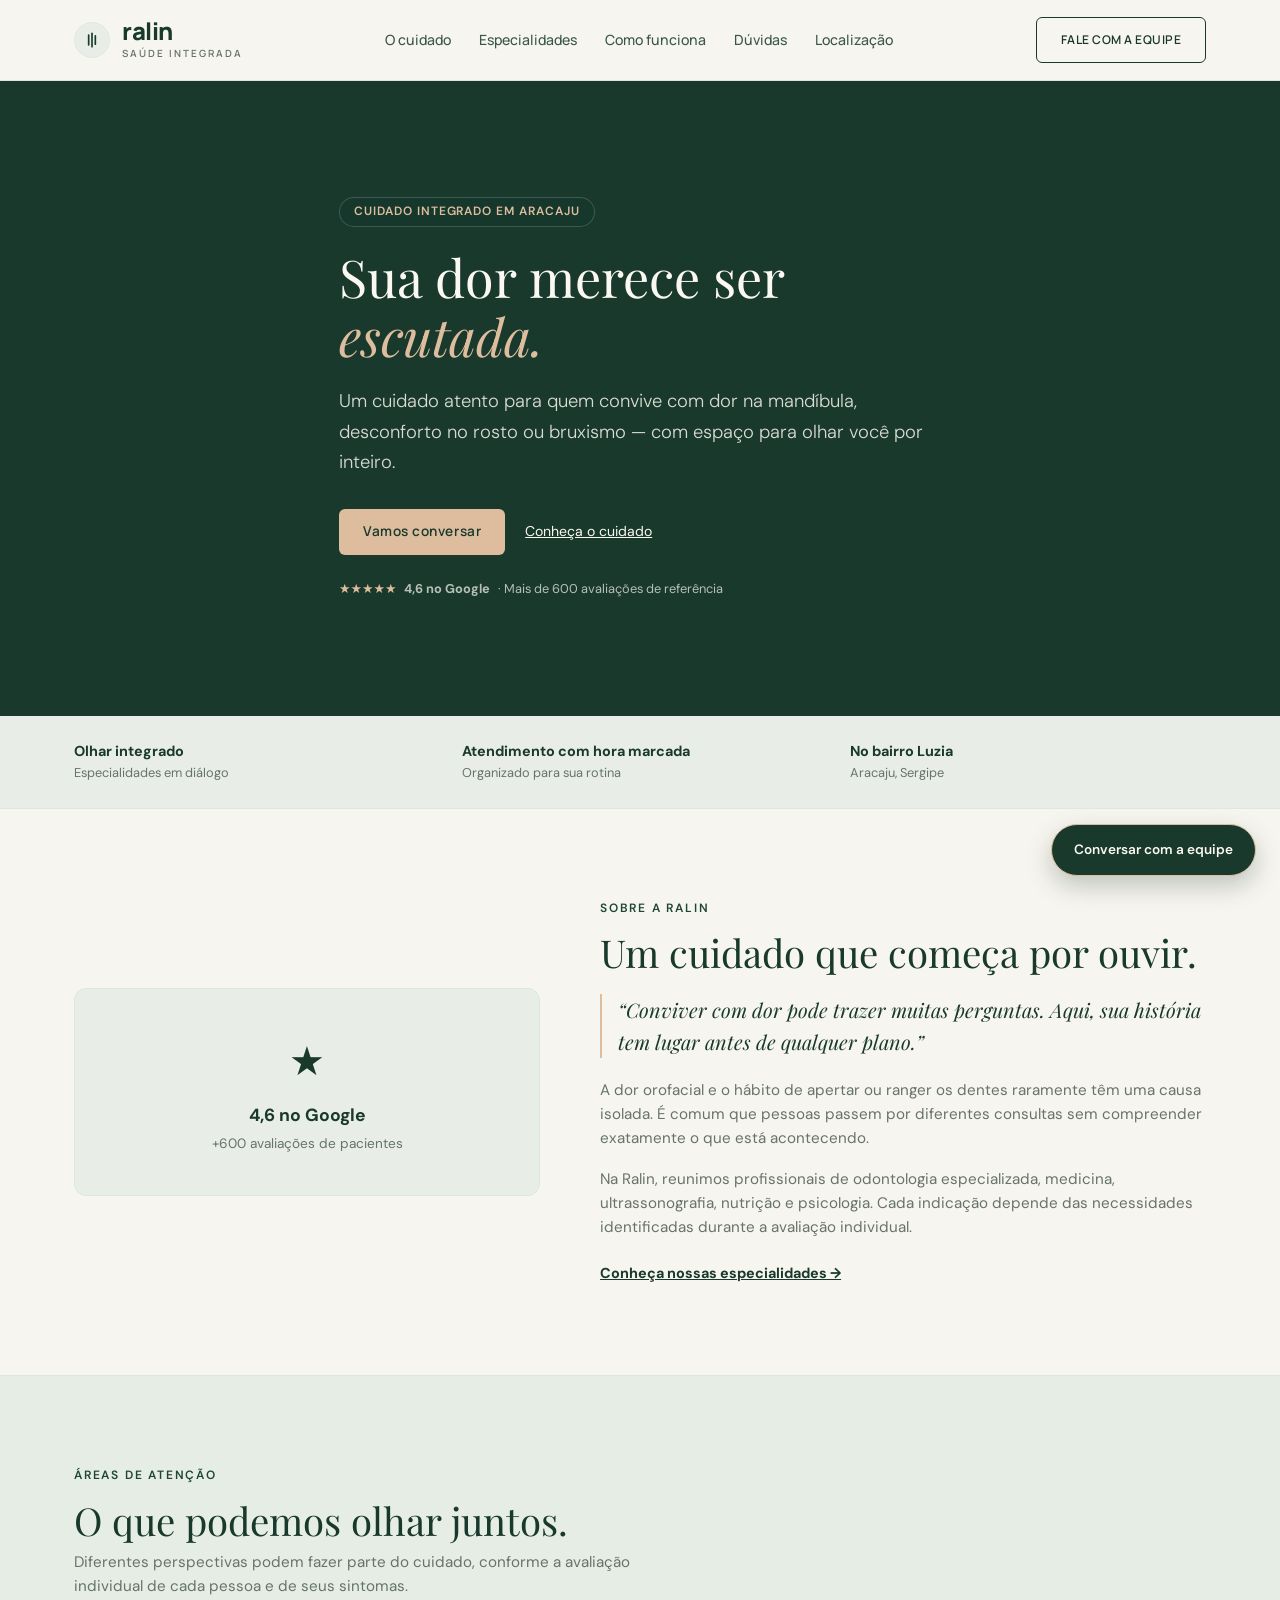
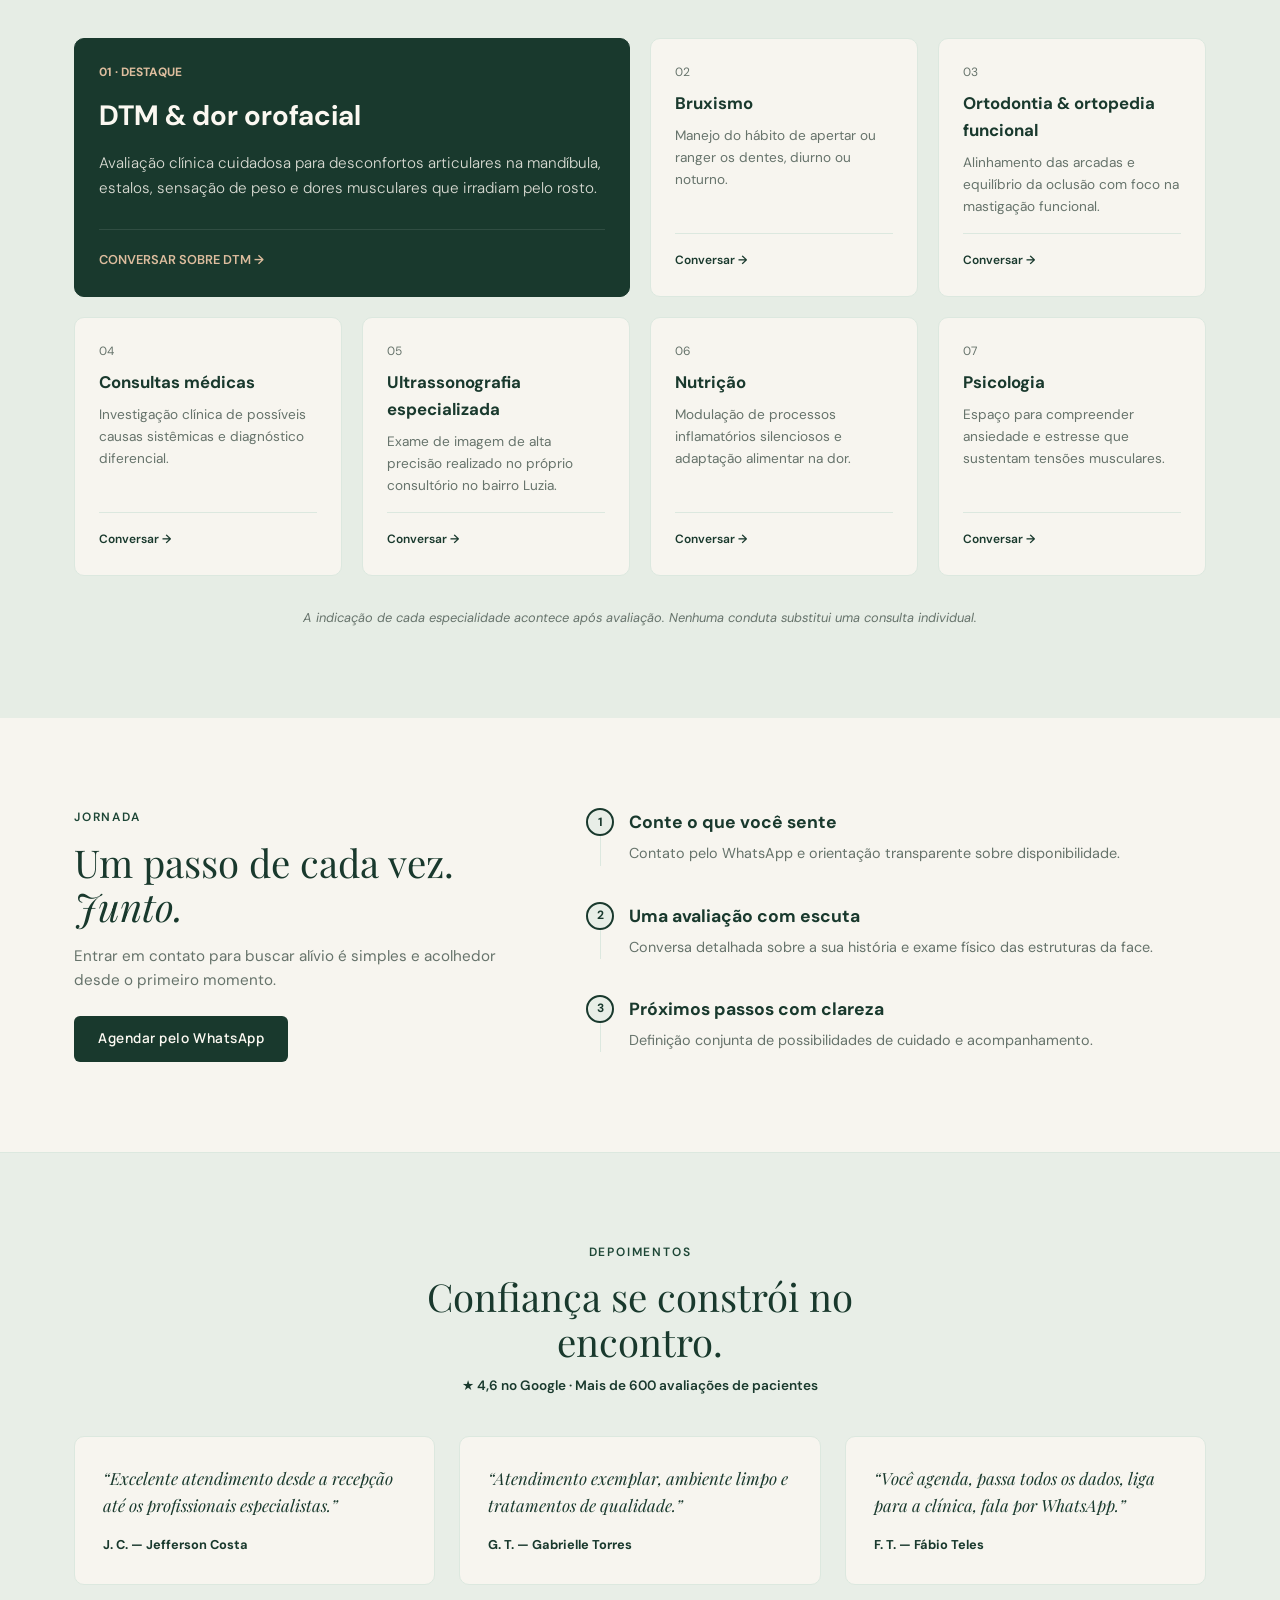
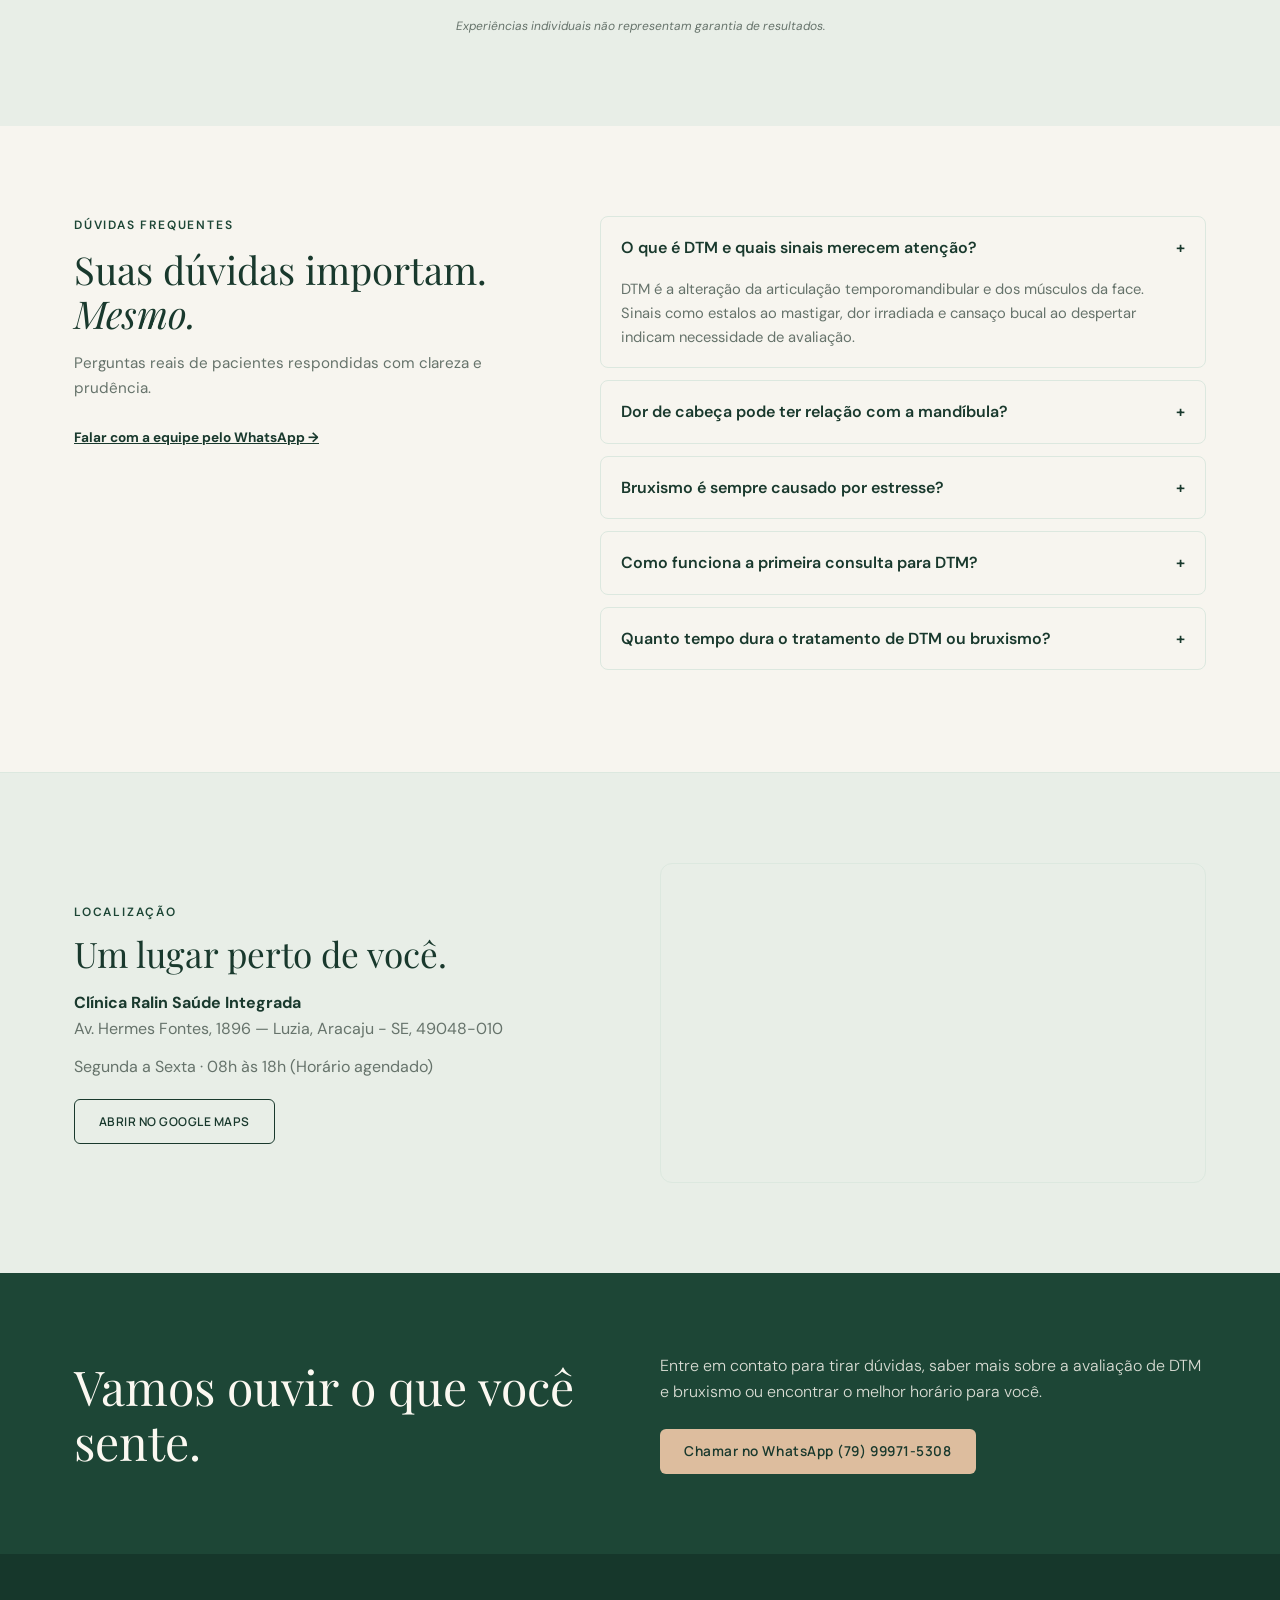
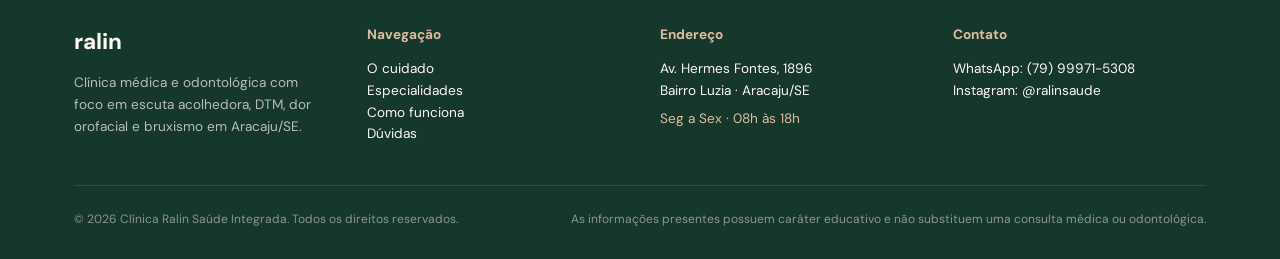
<file: clinica-ralin-standalone.html>
<!DOCTYPE html>
<html lang="pt-BR">
<head>
  <meta charset="UTF-8">
  <meta name="viewport" content="width=device-width, initial-scale=1.0">
  <title>Clínica Ralin Saúde Integrada | DTM, Dor Orofacial e Bruxismo em Aracaju</title>
  <meta name="description" content="Um cuidado atento para quem convive com dor na mandíbula, desconforto no rosto ou bruxismo em Aracaju/SE. Atendimento com hora marcada no bairro Luzia.">
  <meta property="og:title" content="Clínica Ralin Saúde Integrada | Aracaju, SE">
  <meta property="og:description" content="Sua dor merece ser escutada. Cuidado transdisciplinar em DTM, bruxismo e dor orofacial.">
  <meta property="og:type" content="website">
  <link rel="preconnect" href="https://fonts.googleapis.com">
  <link rel="preconnect" href="https://fonts.gstatic.com" crossorigin>
  <link href="https://fonts.googleapis.com/css2?family=DM+Sans:ital,opsz,wght@0,9..40,300..800;1,9..40,300..800&family=Manrope:wght@400;500;600;700;800&family=Playfair+Display:ital,wght@0,400..900;1,400..900&display=swap" rel="stylesheet">
  
  <style>
    :root {
      --paper: #F7F5EF;
      --primary: #19392D;
      --forest: #1D4636;
      --deep: #16372B;
      --soft-green: #DCE8DF;
      --light-green: #E8EEE7;
      --light-green-alt: #E6EDE5;
      --terracotta: #DDBD9E;
      --terracotta-dark: #D5B18E;
      --text-muted: #66736B;
      --text-light: #FBF8F1;
      --max-width: 1180px;
    }

    * { box-sizing: border-box; margin: 0; padding: 0; }
    html {
      scroll-behavior: smooth;
      background-color: var(--paper);
      color: var(--primary);
      font-family: 'DM Sans', system-ui, sans-serif;
      line-height: 1.6;
    }

    h1, h2, .font-editorial {
      font-family: 'Playfair Display', Georgia, serif;
      font-weight: 400;
      line-height: 1.15;
    }

    .font-heading, .brand, nav, .btn, .tag {
      font-family: 'Manrope', system-ui, sans-serif;
    }

    a { text-decoration: none; color: inherit; }

    .container {
      max-width: var(--max-width);
      margin: 0 auto;
      padding: 0 24px;
    }

    /* Header */
    header {
      position: sticky;
      top: 0;
      z-index: 50;
      background: rgba(247, 245, 239, 0.95);
      backdrop-filter: blur(8px);
      border-bottom: 1px solid rgba(25, 57, 45, 0.1);
    }
    .nav-inner {
      height: 80px;
      display: flex;
      align-items: center;
      justify-content: space-between;
    }
    .brand {
      display: flex;
      align-items: center;
      gap: 12px;
    }
    .brand-mark {
      width: 36px;
      height: 36px;
      border-radius: 50%;
      border: 1px solid var(--soft-green);
      background: var(--light-green);
      display: flex;
      align-items: center;
      justify-content: center;
    }
    .brand-title {
      font-size: 1.5rem;
      font-weight: 800;
      color: var(--primary);
      line-height: 1;
      letter-spacing: -0.02em;
    }
    .brand-subtitle {
      font-size: 0.62rem;
      text-transform: uppercase;
      letter-spacing: 0.2em;
      color: var(--text-muted);
      font-weight: 600;
      margin-top: 3px;
    }
    .nav-links {
      display: flex;
      gap: 28px;
      font-size: 0.88rem;
      font-weight: 500;
      color: rgba(25, 57, 45, 0.85);
    }
    .nav-links a:hover { color: var(--primary); }

    .btn {
      display: inline-flex;
      align-items: center;
      justify-content: center;
      padding: 12px 24px;
      border-radius: 6px;
      font-size: 0.85rem;
      font-weight: 600;
      letter-spacing: 0.04em;
      cursor: pointer;
      transition: all 0.2s;
    }
    .btn-terracotta {
      background: var(--terracotta);
      color: var(--primary);
    }
    .btn-terracotta:hover {
      background: var(--terracotta-dark);
    }
    .btn-outline {
      border: 1px solid var(--primary);
      color: var(--primary);
      text-transform: uppercase;
      font-size: 0.75rem;
    }
    .btn-outline:hover {
      background: var(--primary);
      color: var(--text-light);
    }
    .btn-forest {
      background: var(--primary);
      color: var(--text-light);
    }

    /* Hero */
    .hero {
      position: relative;
      min-height: 635px;
      background: var(--primary);
      color: var(--text-light);
      display: flex;
      align-items: center;
      padding: 60px 0;
      overflow: hidden;
    }
    .hero-content {
      position: relative;
      z-index: 10;
      max-width: 650px;
    }
    .hero-badge {
      display: inline-block;
      padding: 4px 14px;
      border-radius: 50px;
      background: rgba(22, 55, 43, 0.8);
      border: 1px solid rgba(220, 232, 223, 0.2);
      color: var(--terracotta);
      font-size: 0.75rem;
      text-transform: uppercase;
      letter-spacing: 0.08em;
      margin-bottom: 20px;
      font-weight: 600;
    }
    .hero h1 {
      font-size: 3.25rem;
      color: var(--text-light);
      margin-bottom: 20px;
    }
    .hero h1 .italic {
      color: var(--terracotta);
      font-style: italic;
    }
    .hero p {
      font-size: 1.15rem;
      font-weight: 300;
      color: rgba(251, 248, 241, 0.85);
      margin-bottom: 32px;
      line-height: 1.65;
    }
    .hero-social-proof {
      margin-top: 24px;
      font-size: 0.8rem;
      color: rgba(251, 248, 241, 0.7);
      display: flex;
      align-items: center;
      gap: 8px;
    }

    /* Faixa de Confiança */
    .trust-strip {
      background: var(--light-green);
      border-bottom: 1px solid var(--soft-green);
      padding: 24px 0;
    }
    .trust-grid {
      display: grid;
      grid-template-columns: repeat(3, 1fr);
      gap: 32px;
    }
    .trust-item h4 {
      font-size: 0.9rem;
      font-weight: 700;
      color: var(--primary);
    }
    .trust-item p {
      font-size: 0.8rem;
      color: var(--text-muted);
    }

    /* Seções Comuns */
    section { padding: 90px 0; }
    .kicker {
      text-transform: uppercase;
      font-size: 0.75rem;
      letter-spacing: 0.15em;
      color: var(--forest);
      font-weight: 600;
      margin-bottom: 12px;
      display: block;
    }

    /* Sobre */
    .sobre-grid {
      display: grid;
      grid-template-columns: 1fr 1.3fr;
      gap: 60px;
      align-items: center;
    }
    .sobre-card-note {
      font-family: 'Playfair Display', Georgia, serif;
      font-style: italic;
      font-size: 1.25rem;
      border-left: 2px solid var(--terracotta);
      padding-left: 16px;
      margin: 20px 0;
    }

    /* Especialidades */
    .esp-grid {
      display: grid;
      grid-template-columns: repeat(4, 1fr);
      gap: 20px;
      margin-top: 40px;
    }
    .esp-card {
      background: var(--paper);
      border: 1px solid var(--soft-green);
      border-radius: 10px;
      padding: 24px;
      display: flex;
      flex-direction: column;
      justify-content: space-between;
    }
    .esp-card.highlight {
      grid-column: span 2;
      background: var(--primary);
      color: var(--text-light);
      border-color: var(--primary);
    }
    .esp-card.highlight h3 {
      font-size: 1.75rem;
      color: var(--text-light);
      margin: 12px 0;
    }

    /* Como Funciona */
    .passos-grid {
      display: grid;
      grid-template-columns: 1fr 1.3fr;
      gap: 60px;
    }
    .timeline-item {
      border-left: 1px solid var(--soft-green);
      padding-left: 28px;
      position: relative;
      margin-bottom: 36px;
    }
    .timeline-dot {
      position: absolute;
      left: -15px;
      top: 0;
      width: 28px;
      height: 28px;
      border-radius: 50%;
      background: var(--light-green);
      border: 2px solid var(--primary);
      display: flex;
      align-items: center;
      justify-content: center;
      font-size: 0.75rem;
      font-weight: 700;
    }

    /* Avaliações */
    .depoimentos-grid {
      display: grid;
      grid-template-columns: repeat(3, 1fr);
      gap: 24px;
      margin-top: 40px;
    }
    .dep-card {
      background: var(--paper);
      border: 1px solid var(--soft-green);
      border-radius: 10px;
      padding: 28px;
      display: flex;
      flex-direction: column;
      justify-content: space-between;
    }

    /* FAQ */
    .faq-grid {
      display: grid;
      grid-template-columns: 1fr 1.3fr;
      gap: 60px;
    }
    .faq-item {
      border: 1px solid var(--soft-green);
      border-radius: 8px;
      margin-bottom: 12px;
      background: var(--paper);
      overflow: hidden;
    }
    .faq-q {
      padding: 18px 20px;
      font-weight: 600;
      cursor: pointer;
      display: flex;
      justify-content: space-between;
      align-items: center;
    }
    .faq-a {
      padding: 0 20px 18px;
      color: var(--text-muted);
      font-size: 0.92rem;
      display: none;
    }
    .faq-item.open .faq-a { display: block; }

    /* Final CTA */
    .cta-panel {
      background: var(--forest);
      color: var(--text-light);
      padding: 80px 0;
    }

    /* Footer */
    footer {
      background: var(--deep);
      color: var(--text-light);
      padding: 70px 0 30px;
    }
    .footer-grid {
      display: grid;
      grid-template-columns: repeat(4, 1fr);
      gap: 40px;
      padding-bottom: 40px;
      border-bottom: 1px solid rgba(255, 255, 255, 0.1);
    }

    /* Botão Flutuante */
    .whatsapp-btn {
      position: fixed;
      bottom: 24px;
      right: 24px;
      z-index: 99;
      background: var(--primary);
      color: var(--text-light);
      border: 1px solid var(--terracotta);
      border-radius: 50px;
      padding: 14px 22px;
      font-weight: 600;
      font-size: 0.85rem;
      display: flex;
      align-items: center;
      gap: 10px;
      box-shadow: 0 10px 25px rgba(25, 57, 45, 0.25);
    }

    @media (max-width: 900px) {
      .hero h1 { font-size: 2.4rem; }
      .sobre-grid, .passos-grid, .faq-grid, .trust-grid, .depoimentos-grid, .footer-grid { grid-template-columns: 1fr; }
      .esp-grid { grid-template-columns: 1fr; }
      .esp-card.highlight { grid-column: span 1; }
      .nav-links { display: none; }
      .whatsapp-btn span { display: none; }
      .whatsapp-btn { padding: 14px; border-radius: 50%; }
    }
  </style>
</head>
<body>
  <!-- Header -->
  <header>
    <div class="container nav-inner">
      <a href="#" class="brand">
        <div class="brand-mark">
          <svg viewBox="0 0 24 24" width="20" height="20" stroke="#19392D" fill="none">
            <line x1="8" y1="6" x2="8" y2="18" stroke-width="2" stroke-linecap="round"/>
            <line x1="12" y1="4" x2="12" y2="20" stroke-width="2" stroke-linecap="round"/>
            <line x1="16" y1="7" x2="16" y2="17" stroke-width="2" stroke-linecap="round"/>
          </svg>
        </div>
        <div>
          <div class="brand-title">ralin</div>
          <div class="brand-subtitle">saúde integrada</div>
        </div>
      </a>

      <nav class="nav-links">
        <a href="#cuidado">O cuidado</a>
        <a href="#especialidades">Especialidades</a>
        <a href="#como-funciona">Como funciona</a>
        <a href="#duvidas">Dúvidas</a>
        <a href="#localizacao">Localização</a>
      </nav>

      <a href="https://wa.me/5579999715308?text=Ol%C3%A1!%20Vim%20pelo%20site%20da%20Cl%C3%ADnica%20Ralin%20e%20gostaria%20de%20agendar%20uma%20consulta." class="btn btn-outline" target="_blank">
        Fale com a equipe
      </a>
    </div>
  </header>

  <!-- Hero -->
  <section class="hero">
    <div class="container hero-content">
      <div class="hero-badge">Cuidado integrado em Aracaju</div>
      <h1>Sua dor merece ser <span class="italic">escutada.</span></h1>
      <p>Um cuidado atento para quem convive com dor na mandíbula, desconforto no rosto ou bruxismo — com espaço para olhar você por inteiro.</p>
      
      <div>
        <a href="https://wa.me/5579999715308?text=Ol%C3%A1!%20Vim%20pelo%20site%20da%20Cl%C3%ADnica%20Ralin%20e%20gostaria%20de%20agendar%20uma%20consulta." class="btn btn-terracotta" target="_blank">
          Vamos conversar
        </a>
        <a href="#cuidado" style="margin-left: 16px; color: var(--text-light); text-decoration: underline; font-size: 0.88rem;">
          Conheça o cuidado
        </a>
      </div>

      <div class="hero-social-proof">
        <span style="color: var(--terracotta);">★★★★★</span>
        <strong>4,6 no Google</strong> · Mais de 600 avaliações de referência
      </div>
    </div>
  </section>

  <!-- Faixa de Confiança -->
  <div class="trust-strip">
    <div class="container trust-grid">
      <div class="trust-item">
        <h4>Olhar integrado</h4>
        <p>Especialidades em diálogo</p>
      </div>
      <div class="trust-item">
        <h4>Atendimento com hora marcada</h4>
        <p>Organizado para sua rotina</p>
      </div>
      <div class="trust-item">
        <h4>No bairro Luzia</h4>
        <p>Aracaju, Sergipe</p>
      </div>
    </div>
  </div>

  <!-- Sobre a Clínica -->
  <section id="cuidado">
    <div class="container sobre-grid">
      <div style="border: 1px solid var(--soft-green); background: var(--light-green); border-radius: 12px; padding: 40px; text-align: center;">
        <div style="font-size: 2.5rem; color: var(--primary); margin-bottom: 8px;">★</div>
        <div style="font-weight: 700; font-size: 1.1rem;">4,6 no Google</div>
        <p style="font-size: 0.85rem; color: var(--text-muted); margin-top: 4px;">+600 avaliações de pacientes</p>
      </div>

      <div>
        <span class="kicker">Sobre a Ralin</span>
        <h2 style="font-size: 2.4rem; margin-bottom: 16px;">Um cuidado que começa por ouvir.</h2>
        <div class="sobre-card-note">
          “Conviver com dor pode trazer muitas perguntas. Aqui, sua história tem lugar antes de qualquer plano.”
        </div>
        <p style="color: var(--text-muted); font-size: 0.95rem; margin-bottom: 16px;">
          A dor orofacial e o hábito de apertar ou ranger os dentes raramente têm uma causa isolada. É comum que pessoas passem por diferentes consultas sem compreender exatamente o que está acontecendo.
        </p>
        <p style="color: var(--text-muted); font-size: 0.95rem;">
          Na Ralin, reunimos profissionais de odontologia especializada, medicina, ultrassonografia, nutrição e psicologia. Cada indicação depende das necessidades identificadas durante a avaliação individual.
        </p>
        <div style="margin-top: 20px;">
          <a href="#especialidades" style="font-weight: 700; text-decoration: underline; font-size: 0.9rem;">
            Conheça nossas especialidades →
          </a>
        </div>
      </div>
    </div>
  </section>

  <!-- Especialidades -->
  <section id="especialidades" style="background: var(--light-green-alt); border-top: 1px solid var(--soft-green);">
    <div class="container">
      <span class="kicker">Áreas de Atenção</span>
      <h2 style="font-size: 2.4rem;">O que podemos olhar juntos.</h2>
      <p style="color: var(--text-muted); font-size: 0.95rem; max-width: 600px; margin-top: 8px;">
        Diferentes perspectivas podem fazer parte do cuidado, conforme a avaliação individual de cada pessoa e de seus sintomas.
      </p>

      <div class="esp-grid">
        <div class="esp-card highlight">
          <div>
            <div style="color: var(--terracotta); font-size: 0.75rem; text-transform: uppercase; font-weight: 700;">01 · Destaque</div>
            <h3>DTM & dor orofacial</h3>
            <p style="color: rgba(251, 248, 241, 0.85); font-size: 0.95rem; font-weight: 300;">
              Avaliação clínica cuidadosa para desconfortos articulares na mandíbula, estalos, sensação de peso e dores musculares que irradiam pelo rosto.
            </p>
          </div>
          <div style="margin-top: 24px; border-top: 1px solid rgba(255,255,255,0.1); padding-top: 16px;">
            <a href="https://wa.me/5579999715308" style="color: var(--terracotta); font-weight: 600; font-size: 0.8rem; text-transform: uppercase;">
              Conversar sobre DTM →
            </a>
          </div>
        </div>

        <div class="esp-card">
          <div>
            <div style="color: var(--text-muted); font-size: 0.75rem;">02</div>
            <h4 style="margin: 8px 0; font-size: 1.05rem;">Bruxismo</h4>
            <p style="color: var(--text-muted); font-size: 0.85rem;">Manejo do hábito de apertar ou ranger os dentes, diurno ou noturno.</p>
          </div>
          <div style="margin-top: 16px; border-top: 1px solid var(--soft-green); padding-top: 12px;">
            <a href="https://wa.me/5579999715308" style="font-weight: 600; font-size: 0.75rem;">Conversar →</a>
          </div>
        </div>

        <div class="esp-card">
          <div>
            <div style="color: var(--text-muted); font-size: 0.75rem;">03</div>
            <h4 style="margin: 8px 0; font-size: 1.05rem;">Ortodontia & ortopedia funcional</h4>
            <p style="color: var(--text-muted); font-size: 0.85rem;">Alinhamento das arcadas e equilíbrio da oclusão com foco na mastigação funcional.</p>
          </div>
          <div style="margin-top: 16px; border-top: 1px solid var(--soft-green); padding-top: 12px;">
            <a href="https://wa.me/5579999715308" style="font-weight: 600; font-size: 0.75rem;">Conversar →</a>
          </div>
        </div>

        <div class="esp-card">
          <div>
            <div style="color: var(--text-muted); font-size: 0.75rem;">04</div>
            <h4 style="margin: 8px 0; font-size: 1.05rem;">Consultas médicas</h4>
            <p style="color: var(--text-muted); font-size: 0.85rem;">Investigação clínica de possíveis causas sistêmicas e diagnóstico diferencial.</p>
          </div>
          <div style="margin-top: 16px; border-top: 1px solid var(--soft-green); padding-top: 12px;">
            <a href="https://wa.me/5579999715308" style="font-weight: 600; font-size: 0.75rem;">Conversar →</a>
          </div>
        </div>

        <div class="esp-card">
          <div>
            <div style="color: var(--text-muted); font-size: 0.75rem;">05</div>
            <h4 style="margin: 8px 0; font-size: 1.05rem;">Ultrassonografia especializada</h4>
            <p style="color: var(--text-muted); font-size: 0.85rem;">Exame de imagem de alta precisão realizado no próprio consultório no bairro Luzia.</p>
          </div>
          <div style="margin-top: 16px; border-top: 1px solid var(--soft-green); padding-top: 12px;">
            <a href="https://wa.me/5579999715308" style="font-weight: 600; font-size: 0.75rem;">Conversar →</a>
          </div>
        </div>

        <div class="esp-card">
          <div>
            <div style="color: var(--text-muted); font-size: 0.75rem;">06</div>
            <h4 style="margin: 8px 0; font-size: 1.05rem;">Nutrição</h4>
            <p style="color: var(--text-muted); font-size: 0.85rem;">Modulação de processos inflamatórios silenciosos e adaptação alimentar na dor.</p>
          </div>
          <div style="margin-top: 16px; border-top: 1px solid var(--soft-green); padding-top: 12px;">
            <a href="https://wa.me/5579999715308" style="font-weight: 600; font-size: 0.75rem;">Conversar →</a>
          </div>
        </div>

        <div class="esp-card">
          <div>
            <div style="color: var(--text-muted); font-size: 0.75rem;">07</div>
            <h4 style="margin: 8px 0; font-size: 1.05rem;">Psicologia</h4>
            <p style="color: var(--text-muted); font-size: 0.85rem;">Espaço para compreender ansiedade e estresse que sustentam tensões musculares.</p>
          </div>
          <div style="margin-top: 16px; border-top: 1px solid var(--soft-green); padding-top: 12px;">
            <a href="https://wa.me/5579999715308" style="font-weight: 600; font-size: 0.75rem;">Conversar →</a>
          </div>
        </div>
      </div>

      <p style="text-align: center; margin-top: 32px; font-size: 0.8rem; color: var(--text-muted); font-style: italic;">
        A indicação de cada especialidade acontece após avaliação. Nenhuma conduta substitui uma consulta individual.
      </p>
    </div>
  </section>

  <!-- Como Funciona -->
  <section id="como-funciona">
    <div class="container passos-grid">
      <div>
        <span class="kicker">Jornada</span>
        <h2 style="font-size: 2.4rem; margin-bottom: 16px;">Um passo de cada vez. <span style="font-style: italic;">Junto.</span></h2>
        <p style="color: var(--text-muted); font-size: 0.95rem; margin-bottom: 24px;">
          Entrar em contato para buscar alívio é simples e acolhedor desde o primeiro momento.
        </p>
        <a href="https://wa.me/5579999715308" class="btn btn-forest" target="_blank">
          Agendar pelo WhatsApp
        </a>
      </div>

      <div>
        <div class="timeline-item">
          <div class="timeline-dot">1</div>
          <h4 style="font-size: 1.1rem; margin-bottom: 6px;">Conte o que você sente</h4>
          <p style="color: var(--text-muted); font-size: 0.9rem;">Contato pelo WhatsApp e orientação transparente sobre disponibilidade.</p>
        </div>
        <div class="timeline-item">
          <div class="timeline-dot">2</div>
          <h4 style="font-size: 1.1rem; margin-bottom: 6px;">Uma avaliação com escuta</h4>
          <p style="color: var(--text-muted); font-size: 0.9rem;">Conversa detalhada sobre a sua história e exame físico das estruturas da face.</p>
        </div>
        <div class="timeline-item" style="margin-bottom: 0;">
          <div class="timeline-dot">3</div>
          <h4 style="font-size: 1.1rem; margin-bottom: 6px;">Próximos passos com clareza</h4>
          <p style="color: var(--text-muted); font-size: 0.9rem;">Definição conjunta de possibilidades de cuidado e acompanhamento.</p>
        </div>
      </div>
    </div>
  </section>

  <!-- Avaliações -->
  <section style="background: var(--light-green); border-top: 1px solid var(--soft-green);">
    <div class="container">
      <div style="text-align: center; max-width: 600px; margin: 0 auto;">
        <span class="kicker">Depoimentos</span>
        <h2 style="font-size: 2.4rem;">Confiança se constrói no encontro.</h2>
        <div style="margin-top: 12px; font-size: 0.85rem; font-weight: 600;">
          ★ 4,6 no Google · Mais de 600 avaliações de pacientes
        </div>
      </div>

      <div class="depoimentos-grid">
        <div class="dep-card">
          <p style="font-family: 'Playfair Display', Georgia, serif; font-style: italic; font-size: 1.05rem; margin-bottom: 16px;">
            “Excelente atendimento desde a recepção até os profissionais especialistas.”
          </p>
          <div style="font-size: 0.8rem; font-weight: 700;">J. C. — Jefferson Costa</div>
        </div>
        <div class="dep-card">
          <p style="font-family: 'Playfair Display', Georgia, serif; font-style: italic; font-size: 1.05rem; margin-bottom: 16px;">
            “Atendimento exemplar, ambiente limpo e tratamentos de qualidade.”
          </p>
          <div style="font-size: 0.8rem; font-weight: 700;">G. T. — Gabrielle Torres</div>
        </div>
        <div class="dep-card">
          <p style="font-family: 'Playfair Display', Georgia, serif; font-style: italic; font-size: 1.05rem; margin-bottom: 16px;">
            “Você agenda, passa todos os dados, liga para a clínica, fala por WhatsApp.”
          </p>
          <div style="font-size: 0.8rem; font-weight: 700;">F. T. — Fábio Teles</div>
        </div>
      </div>

      <p style="text-align: center; margin-top: 32px; font-size: 0.75rem; color: var(--text-muted); font-style: italic;">
        Experiências individuais não representam garantia de resultados.
      </p>
    </div>
  </section>

  <!-- FAQ -->
  <section id="duvidas">
    <div class="container faq-grid">
      <div>
        <span class="kicker">Dúvidas Frequentes</span>
        <h2 style="font-size: 2.4rem; margin-bottom: 16px;">Suas dúvidas importam. <span style="font-style: italic;">Mesmo.</span></h2>
        <p style="color: var(--text-muted); font-size: 0.95rem; margin-bottom: 24px;">
          Perguntas reais de pacientes respondidas com clareza e prudência.
        </p>
        <a href="https://wa.me/5579999715308" style="font-weight: 700; text-decoration: underline; font-size: 0.85rem;">
          Falar com a equipe pelo WhatsApp →
        </a>
      </div>

      <div>
        <div class="faq-item open">
          <div class="faq-q" onclick="this.parentElement.classList.toggle('open')">
            <span>O que é DTM e quais sinais merecem atenção?</span>
            <span>+</span>
          </div>
          <div class="faq-a">
            DTM é a alteração da articulação temporomandibular e dos músculos da face. Sinais como estalos ao mastigar, dor irradiada e cansaço bucal ao despertar indicam necessidade de avaliação.
          </div>
        </div>
        <div class="faq-item">
          <div class="faq-q" onclick="this.parentElement.classList.toggle('open')">
            <span>Dor de cabeça pode ter relação com a mandíbula?</span>
            <span>+</span>
          </div>
          <div class="faq-a">
            Sim. A musculatura mastigatória se estende pelas têmporas e região cervical. Tensões nessa área frequentemente se manifestam como cefaleias tensionais.
          </div>
        </div>
        <div class="faq-item">
          <div class="faq-q" onclick="this.parentElement.classList.toggle('open')">
            <span>Bruxismo é sempre causado por estresse?</span>
            <span>+</span>
          </div>
          <div class="faq-a">
            O estresse é um gatilho comum, mas fatores do sono, respiração e sistema nervoso central também participam do quadro.
          </div>
        </div>
        <div class="faq-item">
          <div class="faq-q" onclick="this.parentElement.classList.toggle('open')">
            <span>Como funciona a primeira consulta para DTM?</span>
            <span>+</span>
          </div>
          <div class="faq-a">
            É uma consulta dedicada à escuta do seu histórico, palpação muscular, medição da abertura bucal e indicação precisa de exames se necessário.
          </div>
        </div>
        <div class="faq-item">
          <div class="faq-q" onclick="this.parentElement.classList.toggle('open')">
            <span>Quanto tempo dura o tratamento de DTM ou bruxismo?</span>
            <span>+</span>
          </div>
          <div class="faq-a">
            Por ser um cuidado individualizado, não há prazo fixo. O foco é obter estabilização e conforto sustentado já nas primeiras semanas.
          </div>
        </div>
      </div>
    </div>
  </section>

  <!-- Localização -->
  <section id="localizacao" style="background: var(--light-green); border-top: 1px solid var(--soft-green);">
    <div class="container" style="display: grid; grid-template-columns: 1fr 1fr; gap: 40px; align-items: center;">
      <div>
        <span class="kicker">Localização</span>
        <h2 style="font-size: 2.2rem; margin-bottom: 16px;">Um lugar perto de você.</h2>
        <p><strong>Clínica Ralin Saúde Integrada</strong></p>
        <p style="color: var(--text-muted); margin-bottom: 12px;">Av. Hermes Fontes, 1896 — Luzia, Aracaju - SE, 49048-010</p>
        <p style="color: var(--text-muted); margin-bottom: 20px;">Segunda a Sexta · 08h às 18h (Horário agendado)</p>
        <a href="https://maps.google.com/?q=Av.+Hermes+Fontes,+1896+-+Luzia,+Aracaju+-+SE" class="btn btn-outline" target="_blank">
          Abrir no Google Maps
        </a>
      </div>

      <div style="height: 320px; border-radius: 12px; overflow: hidden; border: 1px solid var(--soft-green);">
        <iframe
          src="https://www.google.com/maps/embed?pb=!1m18!1m12!1m3!1d3917.4815468759577!2d-37.06915152399221!3d-10.938837189219662!2m3!1f0!2f0!3f0!3m2!1i1024!2i768!4f13.1!3m3!1m2!1s0x71ab26a0f449a5b%3A0xe54d3bb997bbdcb3!2sAv.%20Hermes%20Fontes%2C%201896%20-%20Luzia%2C%20Aracaju%20-%20SE%2C%2049048-010!5e0!3m2!1spt-BR!2sbr!4v1700000000000!5m2!1spt-BR!2sbr"
          width="100%"
          height="100%"
          style="border:0;"
          allowfullscreen=""
          loading="lazy">
        </iframe>
      </div>
    </div>
  </section>

  <!-- Chamada Final -->
  <div class="cta-panel">
    <div class="container" style="display: grid; grid-template-columns: 1fr 1fr; gap: 40px; align-items: center;">
      <h2 style="font-size: 3rem; color: var(--text-light);">Vamos ouvir o que você sente.</h2>
      <div>
        <p style="color: rgba(251, 248, 241, 0.85); margin-bottom: 24px; font-weight: 300;">
          Entre em contato para tirar dúvidas, saber mais sobre a avaliação de DTM e bruxismo ou encontrar o melhor horário para você.
        </p>
        <a href="https://wa.me/5579999715308" class="btn btn-terracotta" target="_blank">
          Chamar no WhatsApp (79) 99971-5308
        </a>
      </div>
    </div>
  </div>

  <!-- Footer -->
  <footer>
    <div class="container">
      <div class="footer-grid">
        <div>
          <div style="font-weight: 800; font-size: 1.4rem; margin-bottom: 12px;">ralin</div>
          <p style="font-size: 0.85rem; color: rgba(251, 248, 241, 0.7); line-height: 1.6;">
            Clínica médica e odontológica com foco em escuta acolhedora, DTM, dor orofacial e bruxismo em Aracaju/SE.
          </p>
        </div>
        <div style="font-size: 0.85rem;">
          <strong style="color: var(--terracotta); display: block; margin-bottom: 12px;">Navegação</strong>
          <p><a href="#cuidado">O cuidado</a></p>
          <p><a href="#especialidades">Especialidades</a></p>
          <p><a href="#como-funciona">Como funciona</a></p>
          <p><a href="#duvidas">Dúvidas</a></p>
        </div>
        <div style="font-size: 0.85rem;">
          <strong style="color: var(--terracotta); display: block; margin-bottom: 12px;">Endereço</strong>
          <p>Av. Hermes Fontes, 1896</p>
          <p>Bairro Luzia · Aracaju/SE</p>
          <p style="margin-top: 6px; color: var(--terracotta);">Seg a Sex · 08h às 18h</p>
        </div>
        <div style="font-size: 0.85rem;">
          <strong style="color: var(--terracotta); display: block; margin-bottom: 12px;">Contato</strong>
          <p>WhatsApp: (79) 99971-5308</p>
          <p>Instagram: @ralinsaude</p>
        </div>
      </div>
      <div style="padding-top: 24px; font-size: 0.75rem; color: rgba(251, 248, 241, 0.5); display: flex; justify-content: space-between; flex-wrap: wrap; gap: 12px;">
        <div>© 2026 Clínica Ralin Saúde Integrada. Todos os direitos reservados.</div>
        <div>As informações presentes possuem caráter educativo e não substituem uma consulta médica ou odontológica.</div>
      </div>
    </div>
  </footer>

  <!-- WhatsApp Flutuante -->
  <a href="https://wa.me/5579999715308?text=Ol%C3%A1!%20Vim%20pelo%20site%20da%20Cl%C3%ADnica%20Ralin%20e%20gostaria%20de%20agendar%20uma%20consulta." class="whatsapp-btn" target="_blank" aria-label="WhatsApp da Clínica Ralin">
    <span>Conversar com a equipe</span>
  </a>
</body>
</html>
</file>
